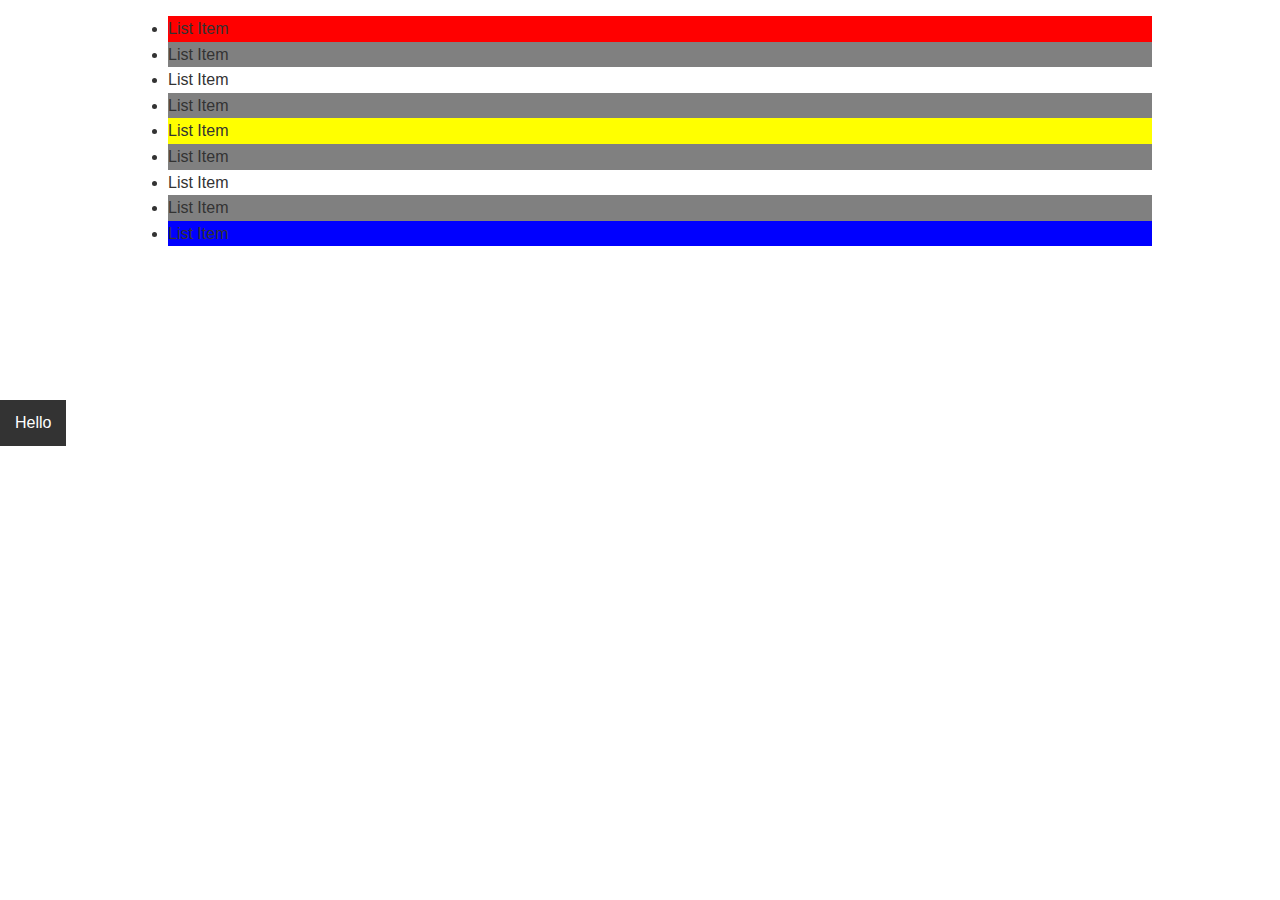
<file: best-practices/index.html>
<!DOCTYPE html>
<html lang="en">

<head>
    <meta charset="UTF-8">
    <meta http-equiv="X-UA-Compatible" content="IE=edge">
    <meta name="viewport" content="width=device-width, initial-scale=1.0">
    <title>CSS Cheat Sheet</title>
    <link rel="stylesheet" type="text/css" href="styles.css">
</head>

<body>
    <div class="container">
        <!--<div class="box-1">
            <h1>Hello World!</h1>

            <p>Lorem ipsum, dolor sit amet consectetur adipisicing elit. Voluptates neque error molestiae tempore
                delectus
                ea
                ratione nesciunt dolore sint placeat sed, ipsum nostrum alias maiores ipsam tempora pariatur, incidunt
                quidem.
            </p>
        </div>

        <div class="box-2">

            <h1>Goodbye World!</h1>

            <p>Lorem ipsum, dolor sit amet consectetur adipisicing elit. Voluptates neque error molestiae tempore
                delectus
                ea
                ratione nesciunt dolore sint placeat sed, ipsum nostrum alias maiores ipsam tempora pariatur, incidunt
                quidem. <br>
            </p>
        </div>
        -->
        <!--
        <div class="catergories">
            <h2>Catergories</h2>
            <ul>
                <li><a href="?1">Catergory 1</a></li>
                <li><a href="?2">Catergory 2</a></li>
                <li><a href="?3">Catergory 3</a></li>
                <li><a href="?4">Catergory 4</a></li>
            </ul>
        </div>

        <form class="my-form">
            <div class="form-group">
                <label>Name: </label>
                <input type="text" name="" />
            </div>
            <div class="form-group">
                <label>Email: </label>
                <input type="text" name="" />
            </div>
            <div class="form-group">
                <label>Message: </label>
                <textarea name="message"></textarea>
            </div>
            <input class="button" type="submit" value="Submit" name="" />
        </form>

        <div class="block">
            <h3>
                Heading
            </h3>
            <p>Lorem ipsum dolor, sit amet consectetur adipisicing elit. Similique impedit sit, odit, eveniet non
                aliquam dolore provident voluptates repellat repudiandae ratione soluta dignissimos fuga voluptatibus
                laborum, mollitia explicabo autem in.
            </p>
        </div>
        <div class="block">
            <h3>
                Heading
            </h3>
            <p>Lorem ipsum dolor, sit amet consectetur adipisicing elit. Similique impedit sit, odit, eveniet non
                aliquam dolore provident voluptates repellat repudiandae ratione soluta dignissimos fuga voluptatibus
                laborum, mollitia explicabo autem in.
            </p>
        </div>
        <div class="block">
            <h3>
                Heading
            </h3>
            <p>Lorem ipsum dolor, sit amet consectetur adipisicing elit. Similique impedit sit, odit, eveniet non
                aliquam dolore provident voluptates repellat repudiandae ratione soluta dignissimos fuga voluptatibus
                laborum, mollitia explicabo autem in.
            </p>
        </div>
        <div class="clr"></div>

        <div id="main-block">
            <h3>
                Heading
            </h3>
            <p>Lorem ipsum dolor, sit amet consectetur adipisicing elit. Similique impedit sit, odit, eveniet non
                aliquam dolore provident voluptates repellat repudiandae ratione soluta dignissimos fuga voluptatibus
                laborum, mollitia explicabo autem in.
            </p>
        </div>

        <div id="side-bar">
            <p>Lorem ipsum dolor, sit amet consectetur adipisicing elit. Similique impedit sit, odit, eveniet non
                aliquam dolore provident voluptates repellat repudiandae ratione soluta dignissimos fuga voluptatibus
                laborum, mollitia explicabo autem in.
            </p>
        </div>

        <div class="clr"></div>

        <div class="p-box">
            <h1>Hello</h1>
            <h2>Goodbye</h2>
        </div>
    -->

        <ul class="my-list">
            <li>List Item</li>
            <li>List Item</li>
            <li>List Item</li>
            <li>List Item</li>
            <li>List Item</li>
            <li>List Item</li>
            <li>List Item</li>
            <li>List Item</li>
            <li>List Item</li>
        </ul>
    </div>

    <a href="#" class="fix-me button">Hello</a>
</body>

</html>
</file>
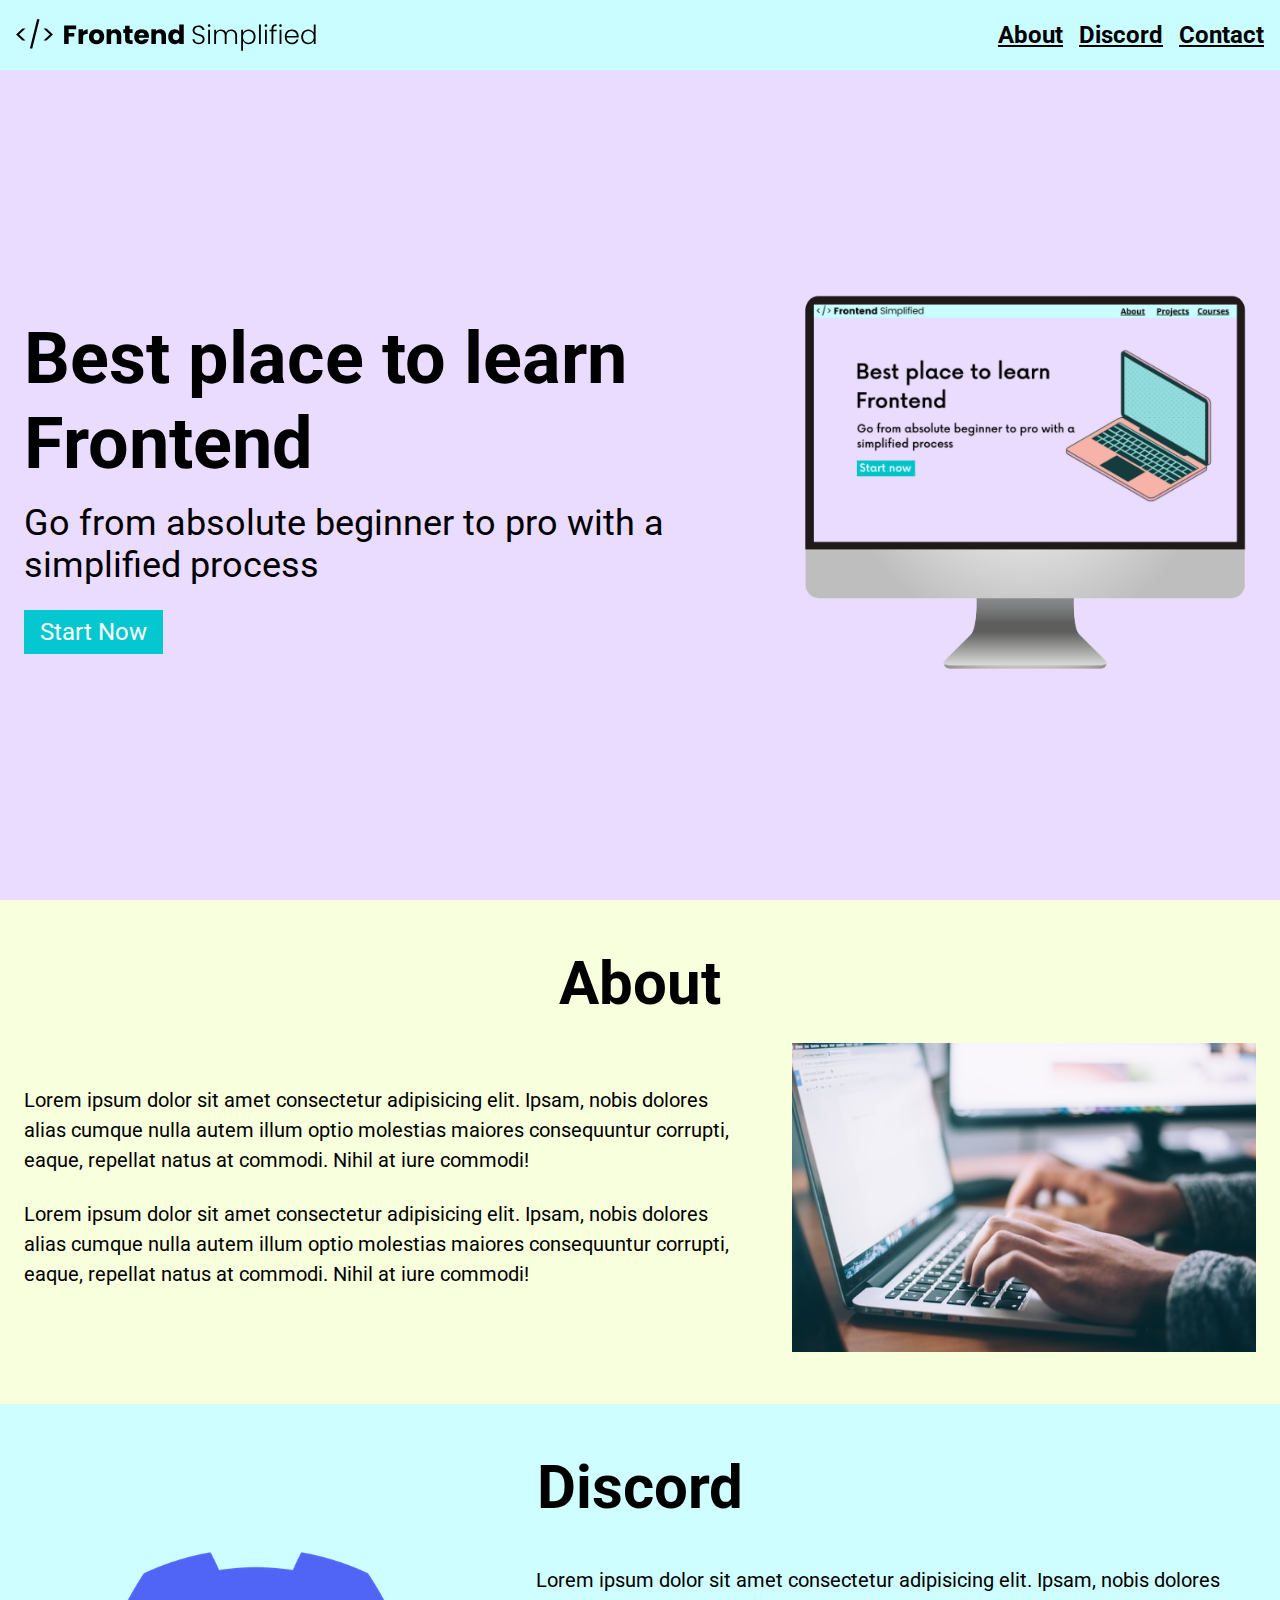
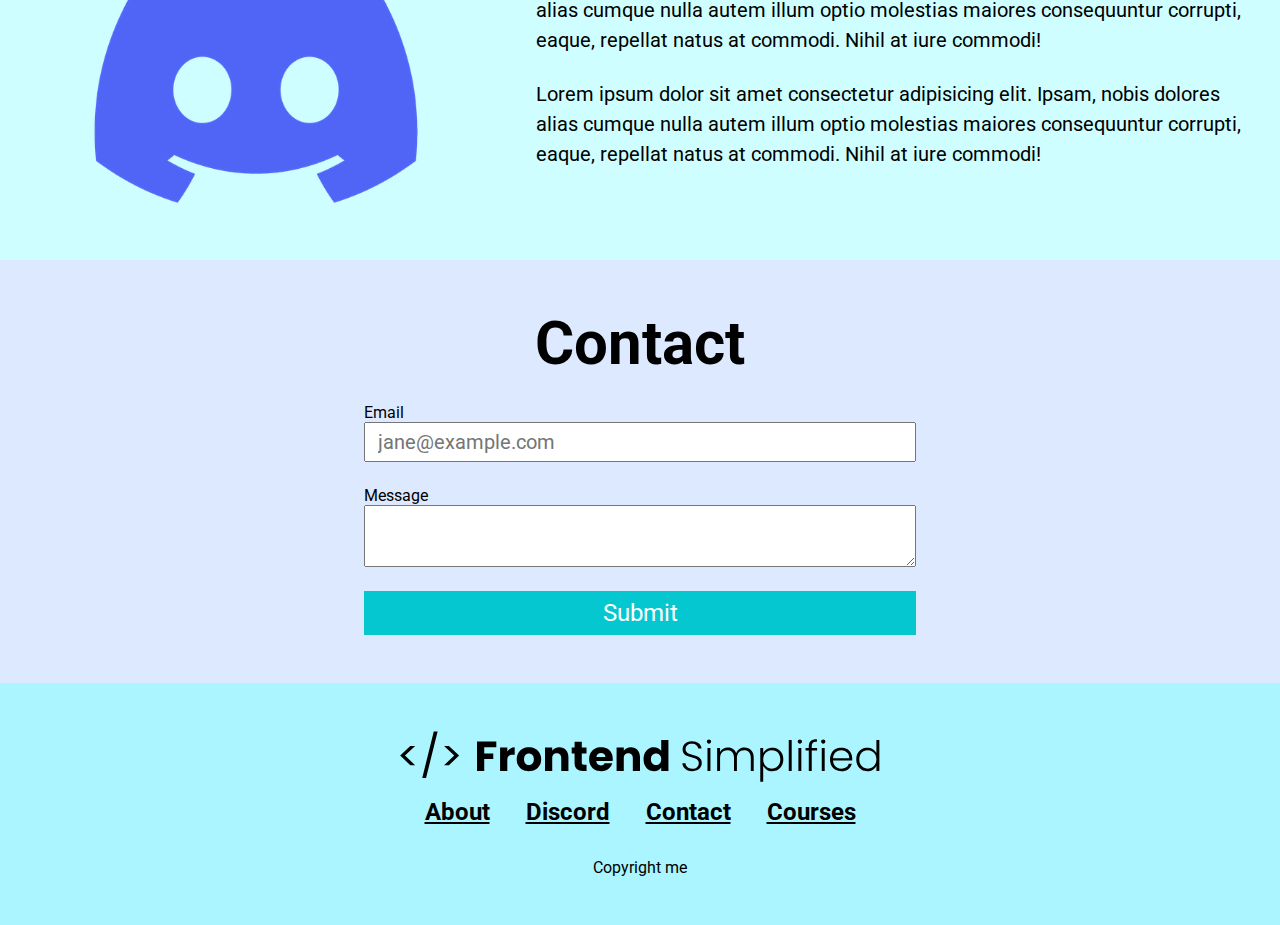
<file: notFirst Website/index.html>
<!DOCTYPE html>
<html lang="en">

<head>
    <meta charset="UTF-8">
    <meta http-equiv="X-UA-Compatible" content="IE=edge">
    <meta name="viewport" content="width=device-width, initial-scale=1.0">
    <title>notFirstWebsite</title>
    <link rel="stylesheet" type="text/css" href="style.css">
</head>

<body>
    <section>
        <nav>
            <img src="./assets/FES.svg" alt="" class="logo">
            <ul>
                <li>
                    <a href="#about">About</a>
                </li>
                <li>
                    <a href="#discord">Discord</a>
                </li>
                <li>
                    <a href="#contact">Contact</a>
                </li>
            </ul>
        </nav>
        <header>
            <div class="row">
                <div class="home__description">
                    <h1>
                        Best place to learn Frontend
                    </h1>
                    <p class="subheader">
                        Go from absolute beginner to pro with a simplified process
                    </p>
                    <button class="home__description--button">
                        Start Now
                    </button>
                </div>
                <figure>
                    <img src="./assets/laptop.png" alt="Home Page Image">
                </figure>
            </div>
        </header>
    </section>
    <main>
        <section id="about">
            <h2>
                About
            </h2>
            <div class="row">
                <div class="section__description">
                    <div class="section__description--wrapper">
                        <p class="section__description--para">
                            Lorem ipsum dolor sit amet consectetur adipisicing elit. Ipsam, nobis dolores alias cumque
                            nulla
                            autem illum optio molestias maiores consequuntur corrupti, eaque, repellat natus at commodi.
                            Nihil
                            at iure commodi!
                        </p>
                        <p class="section__description--para">
                            Lorem ipsum dolor sit amet consectetur adipisicing elit. Ipsam, nobis dolores alias cumque
                            nulla
                            autem illum optio molestias maiores consequuntur corrupti, eaque, repellat natus at commodi.
                            Nihil
                            at iure commodi!
                        </p>
                    </div>
                    <figure class="about__img--wrapper">
                        <img src="./assets/about.jpg" alt="">
                    </figure>
                </div>
            </div>

        </section>
        <section id="discord">

            <h2>
                Discord
            </h2>
            <div class="row">
                <div class="section__description">
                    <figure class="about__img--wrapper">
                        <img src="./assets/discord.png" alt="">
                    </figure>
                    <div class="section__description--wrapper">
                        <p class="section__description--para">
                            Lorem ipsum dolor sit amet consectetur adipisicing elit. Ipsam, nobis dolores alias cumque
                            nulla
                            autem illum optio molestias maiores consequuntur corrupti, eaque, repellat natus at commodi.
                            Nihil
                            at iure commodi!
                        </p>
                        <p class="section__description--para">
                            Lorem ipsum dolor sit amet consectetur adipisicing elit. Ipsam, nobis dolores alias cumque
                            nulla
                            autem illum optio molestias maiores consequuntur corrupti, eaque, repellat natus at commodi.
                            Nihil
                            at iure commodi!
                        </p>
                    </div>
                </div>
            </div>
        </section>
        <section id="contact">
            <h2>
                Contact
            </h2>
            <form action="">
                <label>Email</label>
                <input type="email" placeholder="jane@example.com">
                <label>Message</label>
                <textarea></textarea>
                <button>Submit</button>
            </form>
        </section>
    </main>

    <footer>
        <img src="./assets/FES.svg" class="footer__logo" alt="">
        <div class="footer__links">
            <a class="footer__link" href="#about">About</a>
            <a class="footer__link" href="#discord">Discord</a>
            <a class="footer__link" href="#contact">Contact</a>
            <a class="footer__link" href="?">Courses</a>
        </div>
        <p>Copyright me</p>
    </footer>
</body>

</html>
</file>
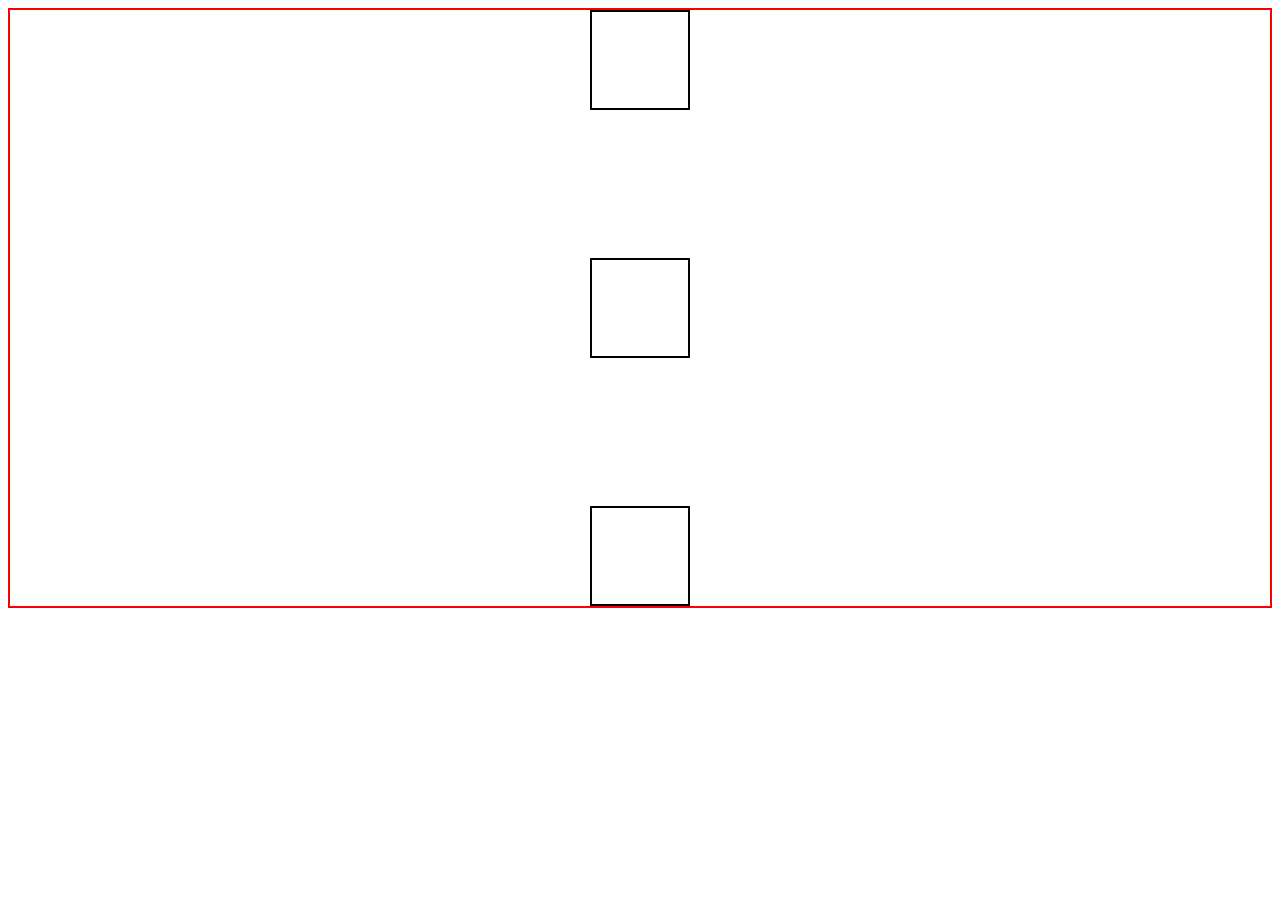
<file: flexbox.html>
<!DOCTYPE html>
<html lang="en">
<head>
    <meta charset="UTF-8">
    <meta http-equiv="X-UA-Compatible" content="IE=edge">
    <meta name="viewport" content="width=device-width, initial-scale=1.0">
    <title>Flexbox Stuff</title>
    <link rel="stylesheet" href="./fstyle.css">
</head>
<body>
    <div class="container">
        <div class="box"></div>
        <div class="box"></div>
        <div class="box"></div>
    </div>
</body>
</html>
</file>
<file: best-practices/styles.css>
/*
* {
    margin: 0;
    padding: 0;
}
*/
body {
    margin: 0;
    color: #333;

    font-family: Arial, Helvetica, sans-serif;
    font-size: 16px;
    font-weight: normal;
    /* same as above
    font: normal 16px Arial, Helvetica, sans-serif;
    */

    line-height: 1.6em;
}
a {
    text-decoration: none;
    color: #000;
}

a:hover {
    color: red;
}

a:active {
    color: green;
}

a:visited {
    color: yellow;
}
.container {
    width: 80%;
    margin: auto;
}
.button {
    background-color: #333;
    color: #fff;
    padding: 10px 15px;
    border: none;
}
.button:hover {
    background-color: red;
    color: #fff;
}
.clr {
    clear: both;
}
.box-1 {
    background-color: #333;
    color: #fff;
    border: 5px red solid;

    padding: 20px;

    margin: 20px 0;
}

.box-1 h1 {
    font-family: 'Segoe UI', Tahoma, Geneva, Verdana, sans-serif;
    font-weight: 800;
    font-style: italic;
    text-decoration: underline;
    text-transform: uppercase;
    letter-spacing: 0.2em;
    word-spacing: 0.1em;
}

.box-2 {
    border: 3px dotted #ccc;
    padding: 20px;
    margin: 20px 0;
}

.catergories {
    border: 1px #ccc solid;
    padding: 10px;
    border-radius: 15px;
}

.catergories h2 {
    text-align: center;
}

.catergories ul {
    padding: 0;
    list-style: none;
}

.catergories li {
    border-bottom: dotted 1px #333;
    margin: 0;
	padding: 0px 20px;
    padding-bottom: 0px;
	list-style: none;
    background-image: url('../images/check.png');
    background-repeat: no-repeat;
	background-position: left center;
    background-size: 16px;
}

.my-form {
    padding: 20px;
}

.my-form .form-group {
    padding-bottom: 15px;
}

.my-form label {
    display: block;
}

.my-form input[type="text"], .my-form textarea {
    padding: 8px;
    width: 100%;
}

.block {
    float: left;
    width: 33.3%;
    border: 1px solid #ccc;
    padding: 10px;
    box-sizing: border-box;
}

#main-block {
    float: left;
    width: 70%;
    padding: 15px;
    box-sizing: border-box;
}
#side-bar {
    float: right;
    width: 30%;
    background-color: #333;
    color: #fff;
    padding: 15px;
    box-sizing: border-box;
}

.p-box {
    width: 800px;
    height: 500px;
    border: 1px solid #000;
    margin-top: 30px;
    position: relative;
    background-image: url('../images/bg.jpeg');
    background-size: cover;
    background-repeat: no-repeat;
    background-position: center;
}
.p-box h1 {
    position: absolute;
    top: 100px;
    left: 200px;
}
.p-box h2 {
    position: absolute;
    bottom: 40px;
    right: 100px;
}

.fix-me {
    position: fixed;
    top: 400px;
}

.my-list li:first-child {
    background: red;
}

.my-list li:last-child {
    background: blue;
}
.my-list li:nth-child(5) {
    background: yellow;
}
.my-list li:nth-child(even) {
    background: grey;
}
</file>
<file: notFirst Website/style.css>
@import url('https://fonts.googleapis.com/css2?family=IBM+Plex+Sans:wght@400;600&family=Roboto:wght@300;400;500;700&display=swap');
* {
    padding: 0;
    margin: 0;
    box-sizing: border-box;
    font-family: 'IBM Plex Sans', sans-serif;
    font-family: 'Roboto', sans-serif;
}

nav {
    height: 70px;
    display: flex;
    justify-content: space-between;
    align-items: center;
    padding: 0 16px 0 16px;
    background-color: #cafdff;
}

header {
    background-color: #eadcff;
    height: calc(100vh - 70px);
    padding: 24px;
    display: flex;
    align-items: center;
    justify-content: center;
}

h1 {
    font-size: 72px;
}

.subheader {
    margin: 16px 0 24px 0;
    font-size: 36px;
}

button {
    background-color: #05c7cf;
    color: white;
    border: none;
    padding: 8px 16px;
    font-size: 24px;
    cursor: pointer;
}

a {
    color: #000;
    font-size: 24px;
    font-weight: 700;
}

.logo {
    width: 300px;
}

ul {
    display: flex;
}

li {
    list-style-type: none;
    padding-left: 16px;
}

.row {
    width: 100%;
    max-width: 1300px;
    display: flex;
    align-items: center;
    justify-content: center;
    margin: 0 auto;
}

#about,
#discord,
#contact,
footer {
    padding: 48px 0;
}

/*

ABOUT

*/

#about {
    background-color: #f8ffdc;
}

h2 {
    font-size: 60px;
    text-align: center;
    margin-bottom: 24px;
}

.section__description {
    display: flex;
    justify-content: center;
    align-items: center;
}

.about__img--wrapper {
    width: 40%;
    padding: 0 24px;
}

img {
    width: 100%;
}

.section__description--wrapper {
    width: 60%;
    padding: 0 24px;;
}

.section__description--para {
    font-size: 20px;
    line-height: 1.5;
    margin-bottom: 24px;
}

/*

DISCORD

*/

#discord {
    background-color: #cefeff;
}

/*

CONTACT

*/

#contact {
    background-color: #dce9ff;
}

form {
    width: 100%;
    display: flex;
    flex-direction: column;
    max-width: 600px;
    margin: 0 auto;
    padding: 0 24px;
}

input, textarea {
    margin-bottom: 24px;
    font-size: 20px;
    padding: 6px 12px;
}

/*

FOOTER

*/

footer {
    background-color: #aaf5ff;
    display: flex;
    flex-direction: column;
    align-items: center;
}

.footer__logo {
    max-width: 480px;
    margin-bottom: 16px;
}

.footer__links {
    margin-bottom: 32px;
}

.footer__link {
    padding: 0 16px;
}

@media (max-width: 728px) {
    .row {
        flex-direction: column;
    }

    .home__description {
        margin-bottom: 24px;
        display: flex;
        flex-direction: column;
    }

    h1 {
        text-align: center;
        font-size: 60px;
    }

    .subheader {
        text-align: center;
        font-size: 28px;
    }

    .home__description--button {
        max-width: 240px;
    }

    ul {
        display: none;
    }

    .section__description {
        flex-direction: column;
    }

    .section__description--wrapper {
        width: 100%;
    }

    .about__img--wrapper {
        width: 100%;
    }

    #discord .section__description {
        flex-direction: column-reverse;
    }

    footer {
        padding: 48px 24px;
    }

    .footer__logo {
        max-width: 360px;
    }

    .footer__link {
        padding: 0 4px;
        font-size: 18px;
    }

    .footer__links {
        margin-bottom: 24px;
    }
}
</file>
<file: fstyle.css>
* {
    box-sizing: border-box;
}

.container {
    width: 100%;
    height: 600px;
    border: 2px solid red;
    display: flex;
    flex-direction: column;
    align-items: center;
    justify-content: space-between;
}

.box {
    height: 100px;
    width: 100px;
    border: 2px solid black;
}
</file>
